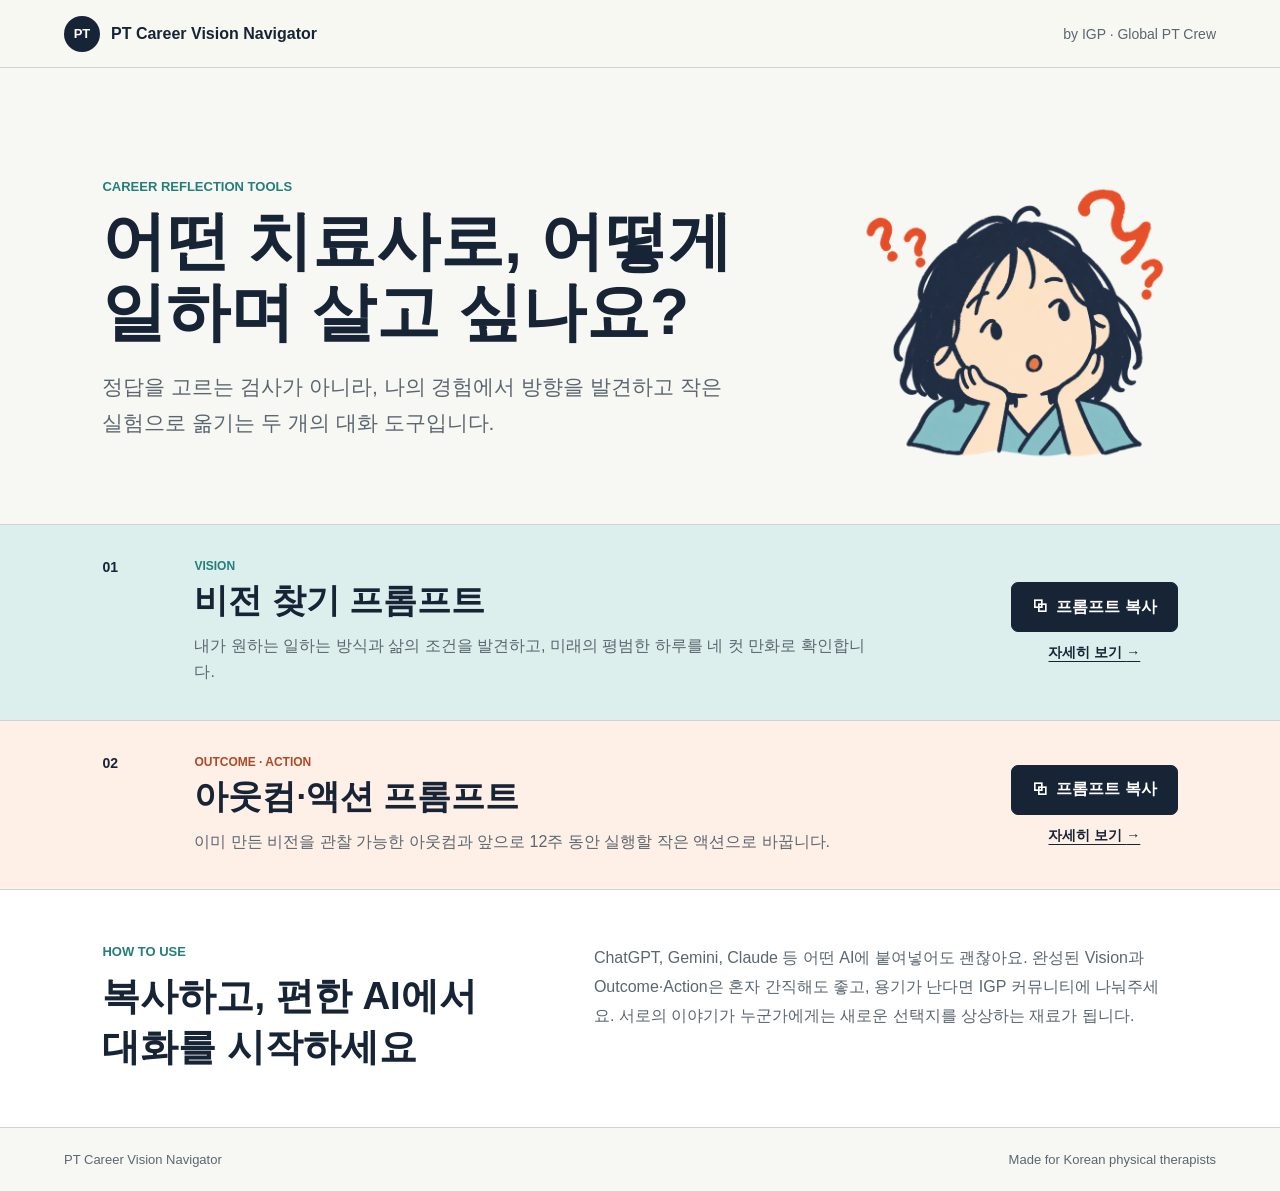
<file: index.html>
<!doctype html>
<html lang="ko">
<head>
  <meta charset="utf-8">
  <meta name="viewport" content="width=device-width, initial-scale=1">
  <meta name="description" content="한국 물리치료사를 위한 커리어 비전, 아웃컴, 액션 탐색 프롬프트">
  <title>PT Career Vision Navigator</title>
  <link rel="stylesheet" href="styles.css?v=2">
</head>
<body>
  <header class="site-header">
    <a class="brand" href="index.html" aria-label="PT Career Vision Navigator 홈">
      <span class="brand-mark">PT</span>
      <span>PT Career Vision Navigator</span>
    </a>
    <span class="crew">by IGP · Global PT Crew</span>
  </header>

  <main>
    <section class="intro" aria-labelledby="page-title">
      <div>
        <p class="eyebrow">CAREER REFLECTION TOOLS</p>
        <h1 id="page-title">어떤 치료사로, 어떻게 일하며 살고 싶나요?</h1>
        <p class="lede">정답을 고르는 검사가 아니라, 나의 경험에서 방향을 발견하고 작은 실험으로 옮기는 두 개의 대화 도구입니다.</p>
      </div>
      <img src="assets/vision-willow.png" alt="궁금한 표정으로 생각하는 물리치료사 캐릭터">
    </section>

    <section class="tools" aria-label="프롬프트 도구">
      <article class="tool-panel vision-panel">
        <div class="tool-number">01</div>
        <div class="tool-copy">
          <p class="tool-type">VISION</p>
          <h2>비전 찾기 프롬프트</h2>
          <p>내가 원하는 일하는 방식과 삶의 조건을 발견하고, 미래의 평범한 하루를 네 컷 만화로 확인합니다.</p>
        </div>
        <div class="tool-actions">
          <button class="copy-button" type="button" data-prompt="prompts/vision.txt">
            <span aria-hidden="true">⧉</span> 프롬프트 복사
          </button>
          <a class="text-link" href="vision.html">자세히 보기 <span aria-hidden="true">→</span></a>
        </div>
      </article>

      <article class="tool-panel outcome-panel">
        <div class="tool-number">02</div>
        <div class="tool-copy">
          <p class="tool-type">OUTCOME · ACTION</p>
          <h2>아웃컴·액션 프롬프트</h2>
          <p>이미 만든 비전을 관찰 가능한 아웃컴과 앞으로 12주 동안 실행할 작은 액션으로 바꿉니다.</p>
        </div>
        <div class="tool-actions">
          <button class="copy-button" type="button" data-prompt="prompts/outcome-action.txt">
            <span aria-hidden="true">⧉</span> 프롬프트 복사
          </button>
          <a class="text-link" href="outcome-action.html">자세히 보기 <span aria-hidden="true">→</span></a>
        </div>
      </article>
    </section>

    <section class="how-to" aria-labelledby="how-title">
      <div>
        <p class="eyebrow">HOW TO USE</p>
        <h2 id="how-title">복사하고, 편한 AI에서 대화를 시작하세요</h2>
      </div>
      <p>ChatGPT, Gemini, Claude 등 어떤 AI에 붙여넣어도 괜찮아요. 완성된 Vision과 Outcome·Action은 혼자 간직해도 좋고, 용기가 난다면 IGP 커뮤니티에 나눠주세요. 서로의 이야기가 누군가에게는 새로운 선택지를 상상하는 재료가 됩니다.</p>
    </section>
  </main>

  <footer>
    <span>PT Career Vision Navigator</span>
    <span>Made for Korean physical therapists</span>
  </footer>

  <div class="toast" role="status" aria-live="polite"></div>
  <script src="app.js?v=2"></script>
</body>
</html>
</file>
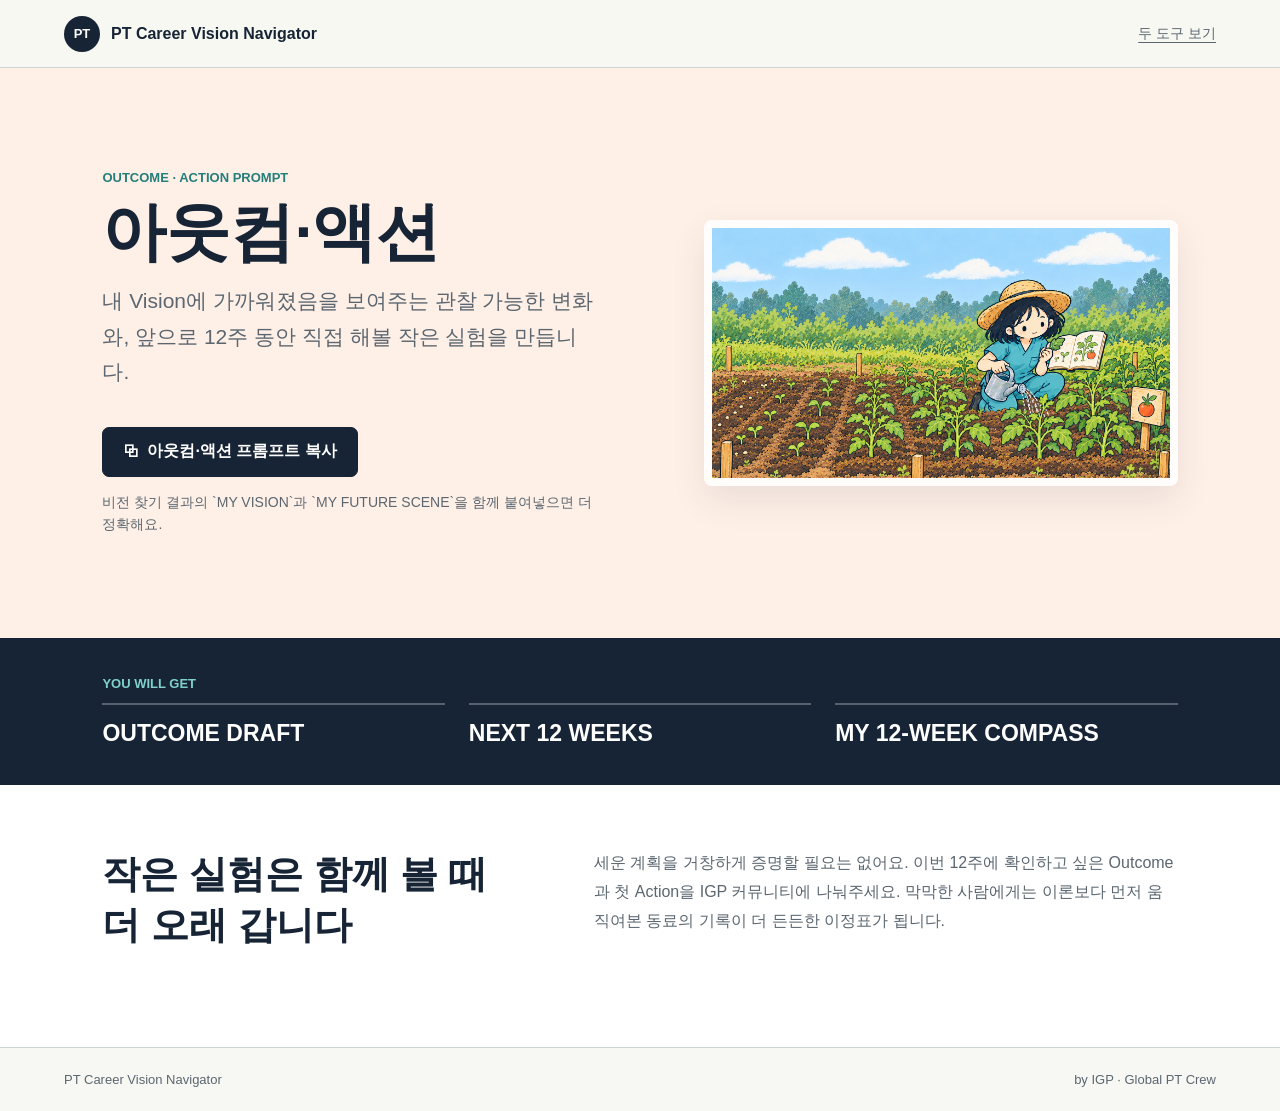
<file: outcome-action.html>
<!doctype html>
<html lang="ko">
<head>
  <meta charset="utf-8">
  <meta name="viewport" content="width=device-width, initial-scale=1">
  <meta name="description" content="물리치료사를 위한 커리어 아웃컴과 12주 액션 프롬프트">
  <title>아웃컴·액션 | PT Career Vision Navigator</title>
  <link rel="stylesheet" href="styles.css?v=2">
</head>
<body>
  <header class="site-header">
    <a class="brand" href="index.html"><span class="brand-mark">PT</span><span>PT Career Vision Navigator</span></a>
    <a class="back-link" href="index.html">두 도구 보기</a>
  </header>

  <main class="tool-page">
    <section class="tool-hero outcome-hero">
      <div class="tool-hero-copy">
        <p class="eyebrow">OUTCOME · ACTION PROMPT</p>
        <h1>아웃컴·액션</h1>
        <p class="lede">내 Vision에 가까워졌음을 보여주는 관찰 가능한 변화와, 앞으로 12주 동안 직접 해볼 작은 실험을 만듭니다.</p>
        <button class="copy-button primary" type="button" data-prompt="prompts/outcome-action.txt">
          <span aria-hidden="true">⧉</span> 아웃컴·액션 프롬프트 복사
        </button>
        <p class="microcopy">비전 찾기 결과의 `MY VISION`과 `MY FUTURE SCENE`을 함께 붙여넣으면 더 정확해요.</p>
      </div>
      <img src="assets/action-willow.png" alt="밭을 가꾸며 다음 행동을 실험하는 물리치료사 캐릭터">
    </section>

    <section class="result-strip">
      <p class="eyebrow">YOU WILL GET</p>
      <div class="result-list">
        <span>OUTCOME DRAFT</span>
        <span>NEXT 12 WEEKS</span>
        <span>MY 12-WEEK COMPASS</span>
      </div>
    </section>

    <section class="community-note">
      <h2>작은 실험은 함께 볼 때 더 오래 갑니다</h2>
      <p>세운 계획을 거창하게 증명할 필요는 없어요. 이번 12주에 확인하고 싶은 Outcome과 첫 Action을 IGP 커뮤니티에 나눠주세요. 막막한 사람에게는 이론보다 먼저 움직여본 동료의 기록이 더 든든한 이정표가 됩니다.</p>
    </section>
  </main>

  <footer><span>PT Career Vision Navigator</span><span>by IGP · Global PT Crew</span></footer>
  <div class="toast" role="status" aria-live="polite"></div>
  <script src="app.js?v=2"></script>
</body>
</html>
</file>
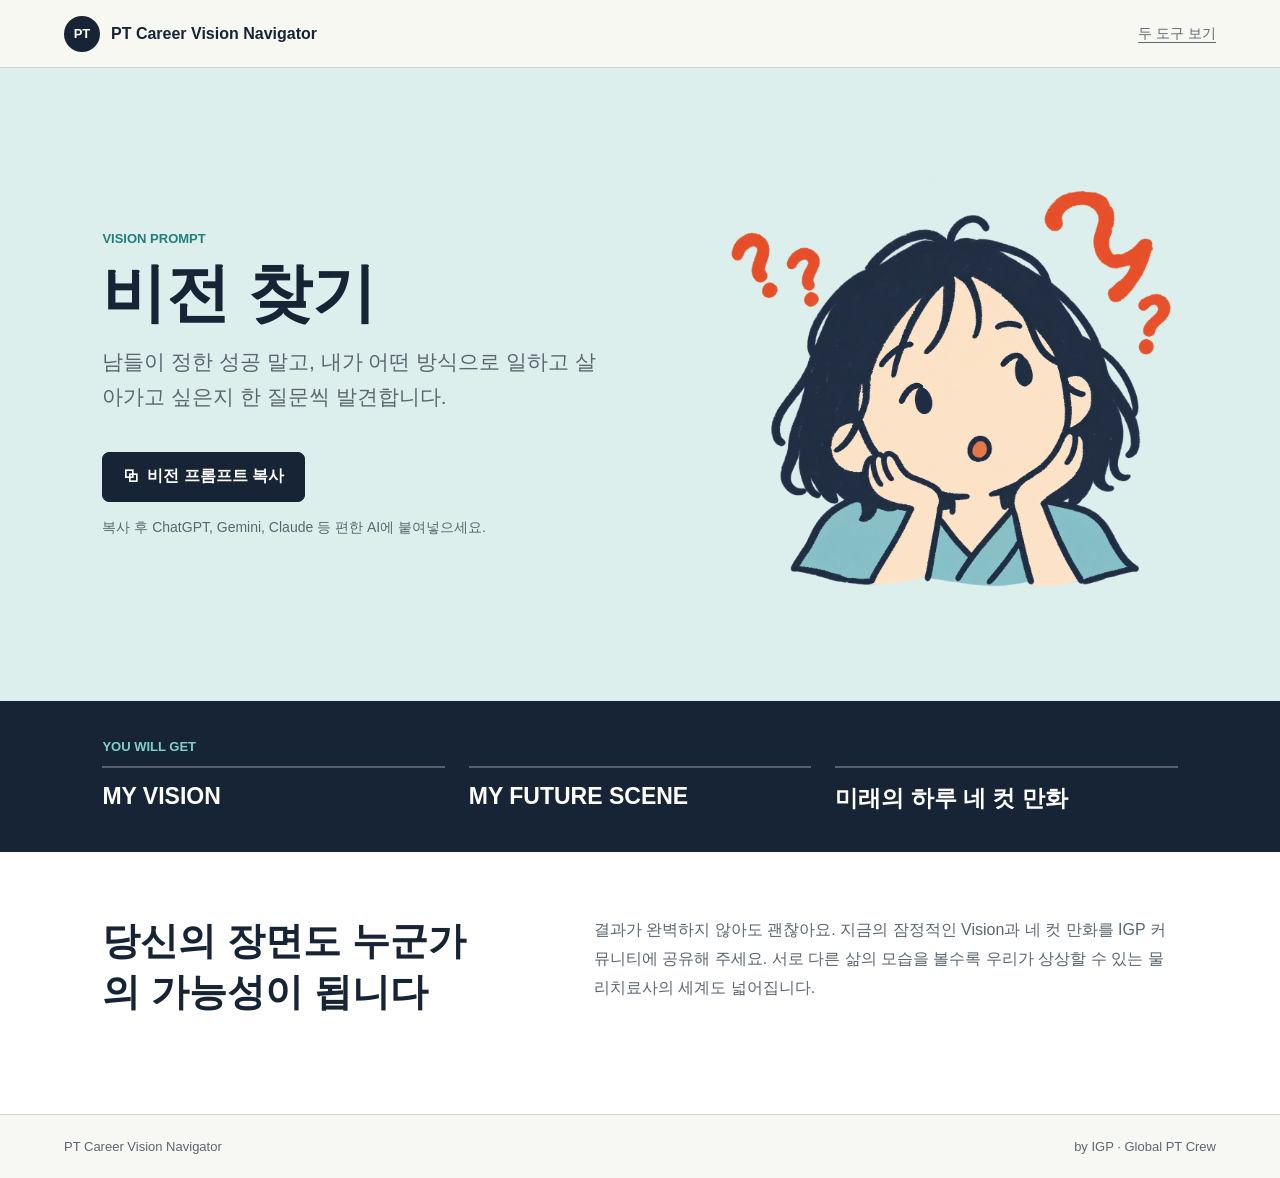
<file: vision.html>
<!doctype html>
<html lang="ko">
<head>
  <meta charset="utf-8">
  <meta name="viewport" content="width=device-width, initial-scale=1">
  <meta name="description" content="물리치료사를 위한 커리어 비전 찾기 프롬프트">
  <title>비전 찾기 | PT Career Vision Navigator</title>
  <link rel="stylesheet" href="styles.css?v=2">
</head>
<body>
  <header class="site-header">
    <a class="brand" href="index.html"><span class="brand-mark">PT</span><span>PT Career Vision Navigator</span></a>
    <a class="back-link" href="index.html">두 도구 보기</a>
  </header>

  <main class="tool-page">
    <section class="tool-hero vision-hero">
      <div class="tool-hero-copy">
        <p class="eyebrow">VISION PROMPT</p>
        <h1>비전 찾기</h1>
        <p class="lede">남들이 정한 성공 말고, 내가 어떤 방식으로 일하고 살아가고 싶은지 한 질문씩 발견합니다.</p>
        <button class="copy-button primary" type="button" data-prompt="prompts/vision.txt">
          <span aria-hidden="true">⧉</span> 비전 프롬프트 복사
        </button>
        <p class="microcopy">복사 후 ChatGPT, Gemini, Claude 등 편한 AI에 붙여넣으세요.</p>
      </div>
      <img src="assets/vision-willow.png" alt="자신의 방향을 궁금해하는 물리치료사 캐릭터">
    </section>

    <section class="result-strip">
      <p class="eyebrow">YOU WILL GET</p>
      <div class="result-list">
        <span>MY VISION</span>
        <span>MY FUTURE SCENE</span>
        <span>미래의 하루 네 컷 만화</span>
      </div>
    </section>

    <section class="community-note">
      <h2>당신의 장면도 누군가의 가능성이 됩니다</h2>
      <p>결과가 완벽하지 않아도 괜찮아요. 지금의 잠정적인 Vision과 네 컷 만화를 IGP 커뮤니티에 공유해 주세요. 서로 다른 삶의 모습을 볼수록 우리가 상상할 수 있는 물리치료사의 세계도 넓어집니다.</p>
    </section>
  </main>

  <footer><span>PT Career Vision Navigator</span><span>by IGP · Global PT Crew</span></footer>
  <div class="toast" role="status" aria-live="polite"></div>
  <script src="app.js?v=2"></script>
</body>
</html>
</file>
<file: styles.css>
:root {
  color-scheme: light;
  --ink: #172435;
  --muted: #5b6670;
  --paper: #f7f8f3;
  --white: #ffffff;
  --line: #ccd5d2;
  --teal: #247e7a;
  --teal-soft: #dcefed;
  --orange: #ed7041;
  --orange-soft: #fff0e7;
  --yellow: #f2c94c;
  --blue-soft: #e7eff9;
  --shadow: 0 14px 36px rgba(23, 36, 53, 0.09);
}

* { box-sizing: border-box; }

html { scroll-behavior: smooth; }

body {
  margin: 0;
  background: var(--paper);
  color: var(--ink);
  font-family: "Apple SD Gothic Neo", "Noto Sans KR", "Malgun Gothic", sans-serif;
  letter-spacing: 0;
}

button, a { font: inherit; }

a { color: inherit; }

.site-header {
  min-height: 68px;
  padding: 14px clamp(20px, 5vw, 72px);
  display: flex;
  align-items: center;
  justify-content: space-between;
  gap: 24px;
  border-bottom: 1px solid var(--line);
  background: rgba(247, 248, 243, 0.96);
}

.brand {
  display: inline-flex;
  align-items: center;
  gap: 11px;
  font-weight: 800;
  text-decoration: none;
}

.brand-mark {
  width: 36px;
  height: 36px;
  display: grid;
  place-items: center;
  border-radius: 50%;
  background: var(--ink);
  color: var(--white);
  font-size: 13px;
}

.crew, .back-link {
  color: var(--muted);
  font-size: 14px;
}

.back-link { text-underline-offset: 4px; }

main { width: 100%; }

.intro {
  min-height: 360px;
  padding: clamp(48px, 8vw, 92px) clamp(20px, 8vw, 120px) 44px;
  display: grid;
  grid-template-columns: minmax(0, 1fr) minmax(220px, 340px);
  gap: clamp(32px, 7vw, 100px);
  align-items: center;
}

.intro img {
  width: min(100%, 320px);
  justify-self: center;
  aspect-ratio: 1 / 1;
  object-fit: contain;
}

.eyebrow {
  margin: 0 0 12px;
  color: var(--teal);
  font-size: 13px;
  font-weight: 900;
}

h1, h2, p { margin-top: 0; }

h1 {
  max-width: 780px;
  margin-bottom: 20px;
  font-size: clamp(38px, 5vw, 68px);
  line-height: 1.12;
}

.lede {
  max-width: 680px;
  color: var(--muted);
  font-size: clamp(17px, 2vw, 21px);
  line-height: 1.7;
}

.tools { border-top: 1px solid var(--line); }

.tool-panel {
  padding: 34px clamp(20px, 8vw, 120px);
  display: grid;
  grid-template-columns: 64px minmax(0, 1fr) auto;
  gap: 28px;
  align-items: center;
  border-bottom: 1px solid var(--line);
}

.vision-panel { background: var(--teal-soft); }
.outcome-panel { background: var(--orange-soft); }

.tool-number {
  align-self: start;
  color: var(--ink);
  font-size: 14px;
  font-weight: 900;
}

.tool-type {
  margin-bottom: 5px;
  color: var(--teal);
  font-size: 12px;
  font-weight: 900;
}

.outcome-panel .tool-type { color: #ae4925; }

.tool-copy h2 {
  margin-bottom: 9px;
  font-size: clamp(24px, 3vw, 34px);
}

.tool-copy > p:last-child {
  max-width: 680px;
  margin-bottom: 0;
  color: var(--muted);
  line-height: 1.65;
}

.tool-actions {
  display: flex;
  flex-direction: column;
  align-items: stretch;
  gap: 12px;
}

.copy-button {
  min-height: 50px;
  padding: 0 20px;
  display: inline-flex;
  align-items: center;
  justify-content: center;
  gap: 8px;
  border: 1px solid var(--ink);
  border-radius: 7px;
  background: var(--ink);
  color: var(--white);
  font-weight: 800;
  cursor: pointer;
  transition: transform 160ms ease, background 160ms ease;
}

.copy-button:hover { transform: translateY(-2px); background: #243a56; }
.copy-button:focus-visible { outline: 3px solid var(--yellow); outline-offset: 3px; }
.copy-button.copied { background: var(--teal); border-color: var(--teal); }
.copy-button:disabled { cursor: wait; opacity: 0.68; transform: none; }

.text-link {
  text-align: center;
  text-underline-offset: 4px;
  font-size: 14px;
  font-weight: 700;
}

.how-to {
  padding: 54px clamp(20px, 8vw, 120px);
  display: grid;
  grid-template-columns: minmax(240px, 0.8fr) minmax(300px, 1.2fr);
  gap: clamp(32px, 8vw, 120px);
  background: var(--white);
}

.how-to h2 { max-width: 440px; margin-bottom: 0; font-size: clamp(27px, 3vw, 40px); }
.how-to > p { margin-bottom: 0; color: var(--muted); line-height: 1.8; }

.tool-page { overflow: hidden; }

.tool-hero {
  min-height: 570px;
  padding: clamp(50px, 8vw, 100px) clamp(20px, 8vw, 120px);
  display: grid;
  grid-template-columns: minmax(0, 1fr) minmax(300px, 0.95fr);
  gap: clamp(36px, 8vw, 110px);
  align-items: center;
}

.vision-hero { background: var(--teal-soft); }
.outcome-hero { background: var(--orange-soft); }

.tool-hero img {
  width: 100%;
  max-height: 440px;
  object-fit: contain;
  justify-self: center;
}

.outcome-hero img {
  aspect-ratio: 16 / 9;
  object-fit: cover;
  border: 8px solid rgba(255,255,255,0.86);
  border-radius: 8px;
  box-shadow: var(--shadow);
}

.tool-hero-copy h1 { margin-bottom: 14px; }
.primary { margin-top: 16px; }
.microcopy { margin: 14px 0 0; color: var(--muted); font-size: 14px; line-height: 1.6; }

.result-strip {
  padding: 38px clamp(20px, 8vw, 120px);
  background: var(--ink);
  color: var(--white);
}

.result-strip .eyebrow { color: #7fd1ca; }

.result-list {
  display: grid;
  grid-template-columns: repeat(3, 1fr);
  gap: 24px;
  font-size: clamp(17px, 2vw, 23px);
  font-weight: 800;
}

.result-list span { padding-top: 15px; border-top: 2px solid rgba(255,255,255,0.28); }

.community-note {
  padding: 64px clamp(20px, 8vw, 120px);
  display: grid;
  grid-template-columns: minmax(240px, 0.8fr) minmax(320px, 1.2fr);
  gap: clamp(32px, 8vw, 120px);
  background: var(--white);
}

.community-note h2 { font-size: clamp(28px, 3vw, 42px); }
.community-note p { color: var(--muted); line-height: 1.8; }

footer {
  padding: 24px clamp(20px, 5vw, 72px);
  display: flex;
  justify-content: space-between;
  gap: 24px;
  border-top: 1px solid var(--line);
  color: var(--muted);
  font-size: 13px;
}

.toast {
  position: fixed;
  left: 50%;
  bottom: 24px;
  z-index: 20;
  min-width: 210px;
  padding: 13px 18px;
  border-radius: 7px;
  background: var(--ink);
  color: var(--white);
  text-align: center;
  font-size: 14px;
  font-weight: 800;
  opacity: 0;
  transform: translate(-50%, 16px);
  pointer-events: none;
  transition: opacity 180ms ease, transform 180ms ease;
}

.toast.show { opacity: 1; transform: translate(-50%, 0); }

.copy-fallback-open { overflow: hidden; }

.copy-fallback {
  position: fixed;
  inset: 0;
  z-index: 30;
  padding: 20px;
  display: grid;
  place-items: center;
  background: rgba(23, 36, 53, 0.72);
}

.copy-fallback-panel {
  width: min(100%, 620px);
  max-height: min(760px, calc(100vh - 40px));
  padding: clamp(22px, 5vw, 36px);
  display: flex;
  flex-direction: column;
  border-radius: 8px;
  background: var(--white);
  box-shadow: var(--shadow);
}

.copy-fallback-panel h2 { margin-bottom: 10px; font-size: clamp(24px, 4vw, 34px); }
.copy-fallback-panel > p:not(.eyebrow) { color: var(--muted); line-height: 1.65; }

.copy-fallback-text {
  width: 100%;
  min-height: 250px;
  flex: 1 1 auto;
  margin: 4px 0 18px;
  padding: 14px;
  border: 1px solid var(--line);
  border-radius: 7px;
  background: var(--paper);
  color: var(--ink);
  font: 14px/1.55 ui-monospace, SFMono-Regular, Menlo, monospace;
  letter-spacing: 0;
  resize: none;
}

.copy-fallback-close {
  min-height: 46px;
  border: 0;
  border-radius: 7px;
  background: var(--ink);
  color: var(--white);
  font-weight: 800;
  cursor: pointer;
}

@media (max-width: 800px) {
  .crew { display: none; }
  .brand { font-size: 14px; }
  .intro, .tool-hero { grid-template-columns: 1fr; }
  .intro { padding-top: 44px; }
  .intro img { width: 220px; }
  .tool-panel { grid-template-columns: 42px 1fr; }
  .tool-actions { grid-column: 2; align-items: flex-start; }
  .how-to, .community-note { grid-template-columns: 1fr; }
  .tool-hero { min-height: auto; }
  .tool-hero img { max-height: 300px; }
  .result-list { grid-template-columns: 1fr; gap: 18px; }
}

@media (max-width: 480px) {
  .site-header { padding-inline: 16px; }
  .brand-mark { width: 32px; height: 32px; }
  .back-link { font-size: 12px; }
  h1 { font-size: 36px; }
  .tool-panel { padding-inline: 18px; gap: 12px; }
  .tool-actions { width: 100%; }
  .copy-button { width: 100%; }
  footer { flex-direction: column; gap: 6px; }
}

@media (prefers-reduced-motion: reduce) {
  *, *::before, *::after { scroll-behavior: auto !important; transition: none !important; }
}
</file>
